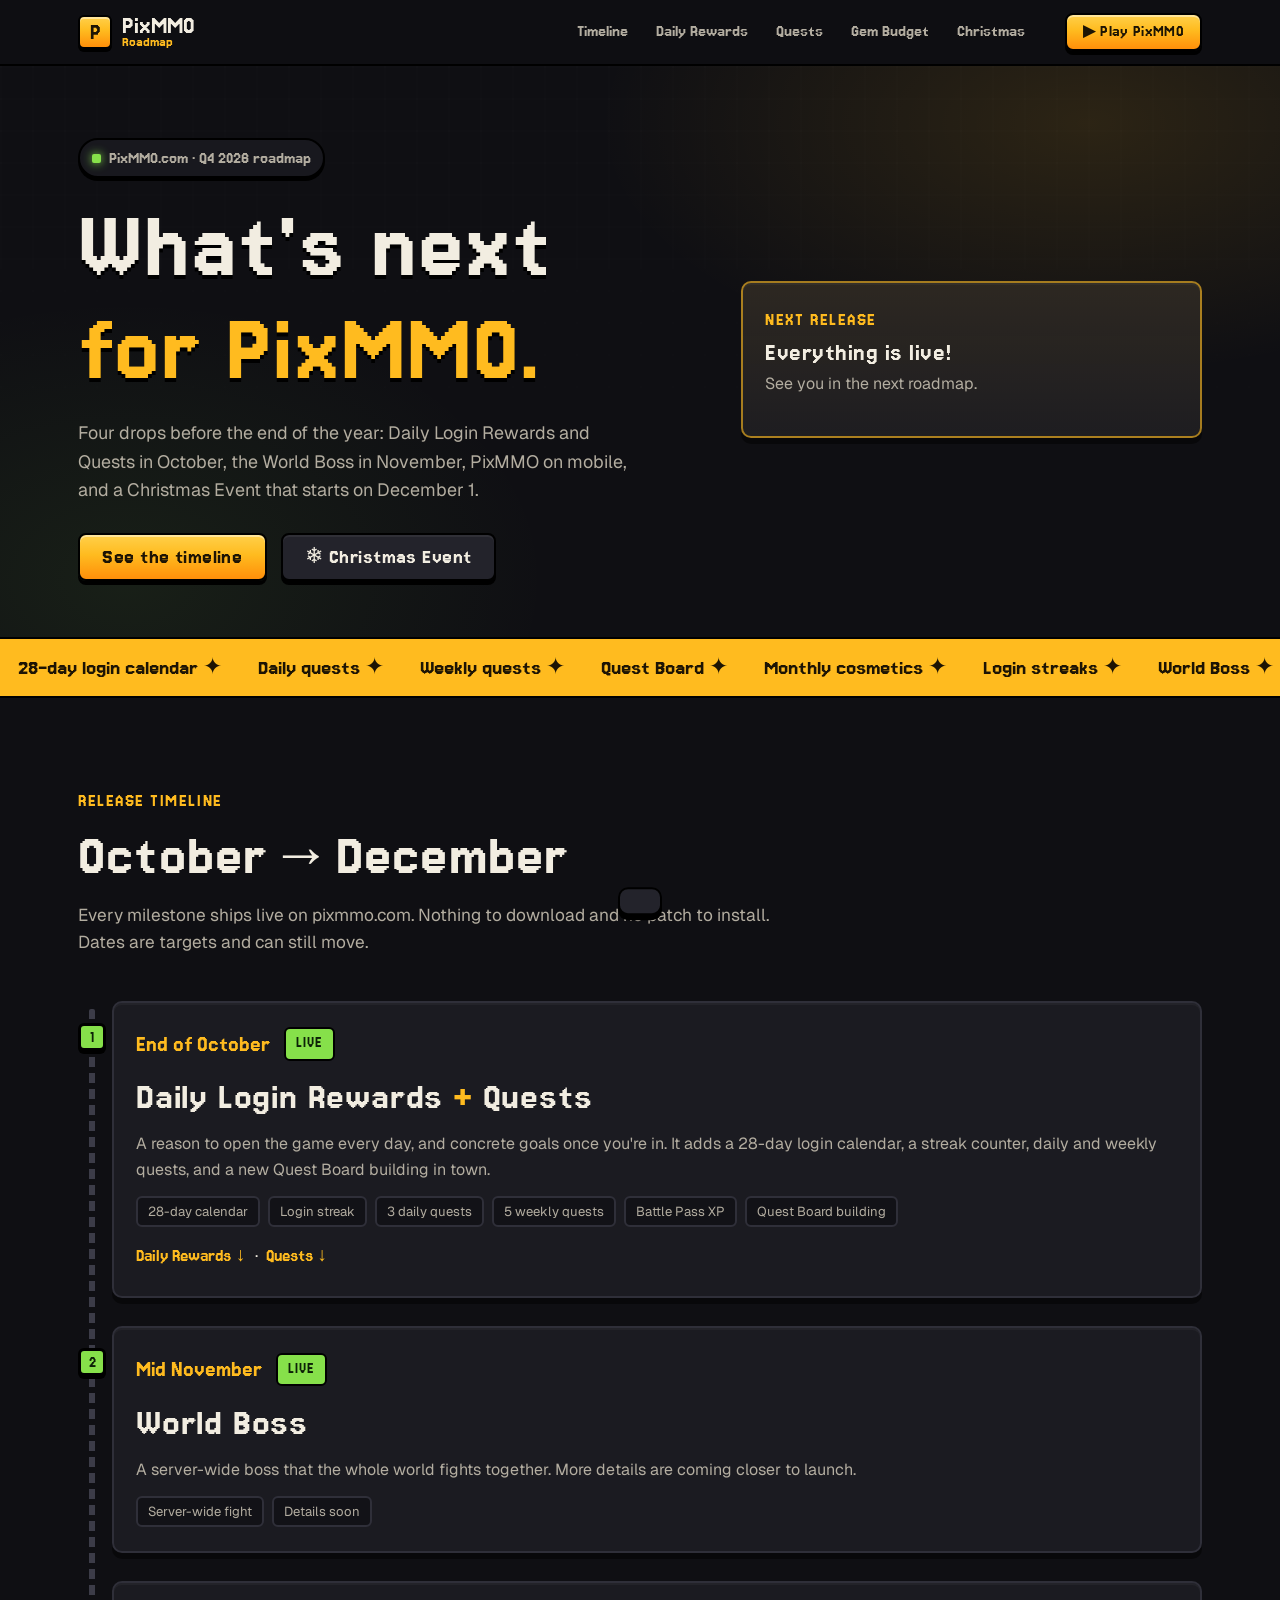
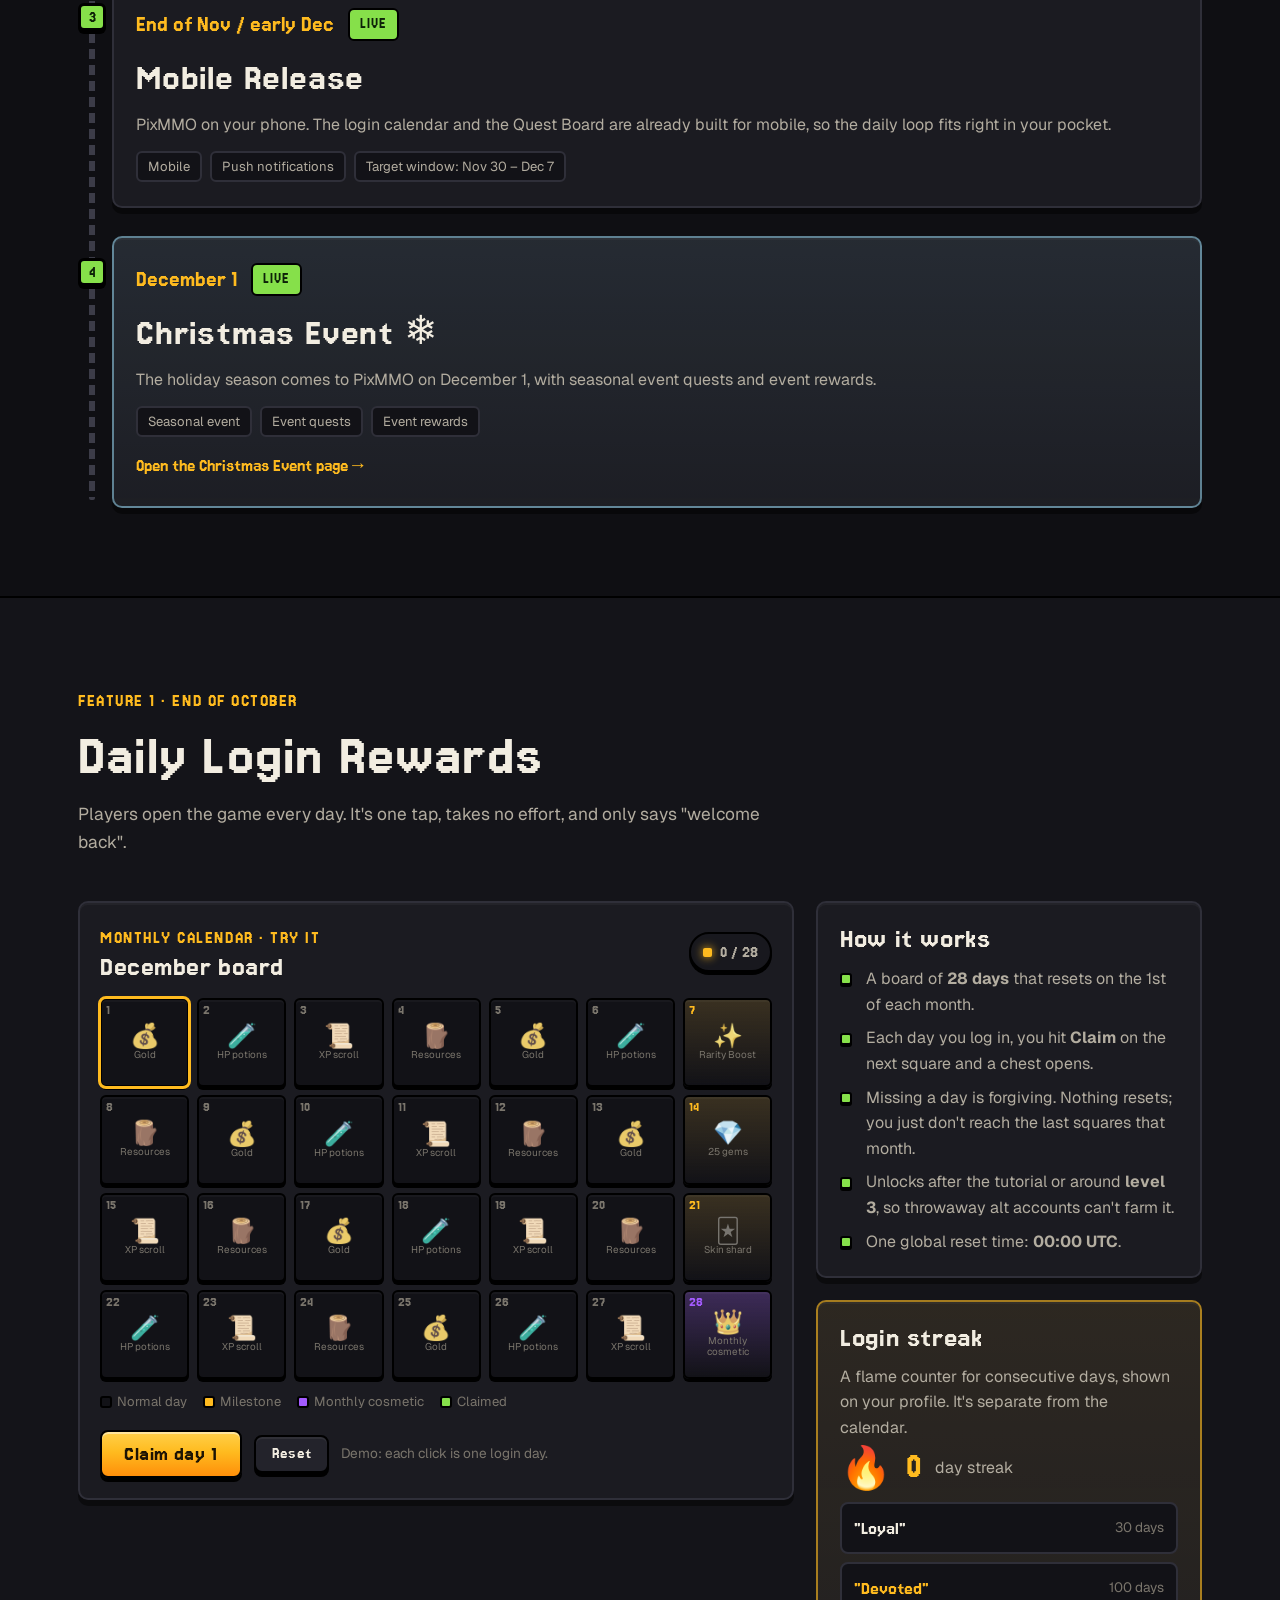
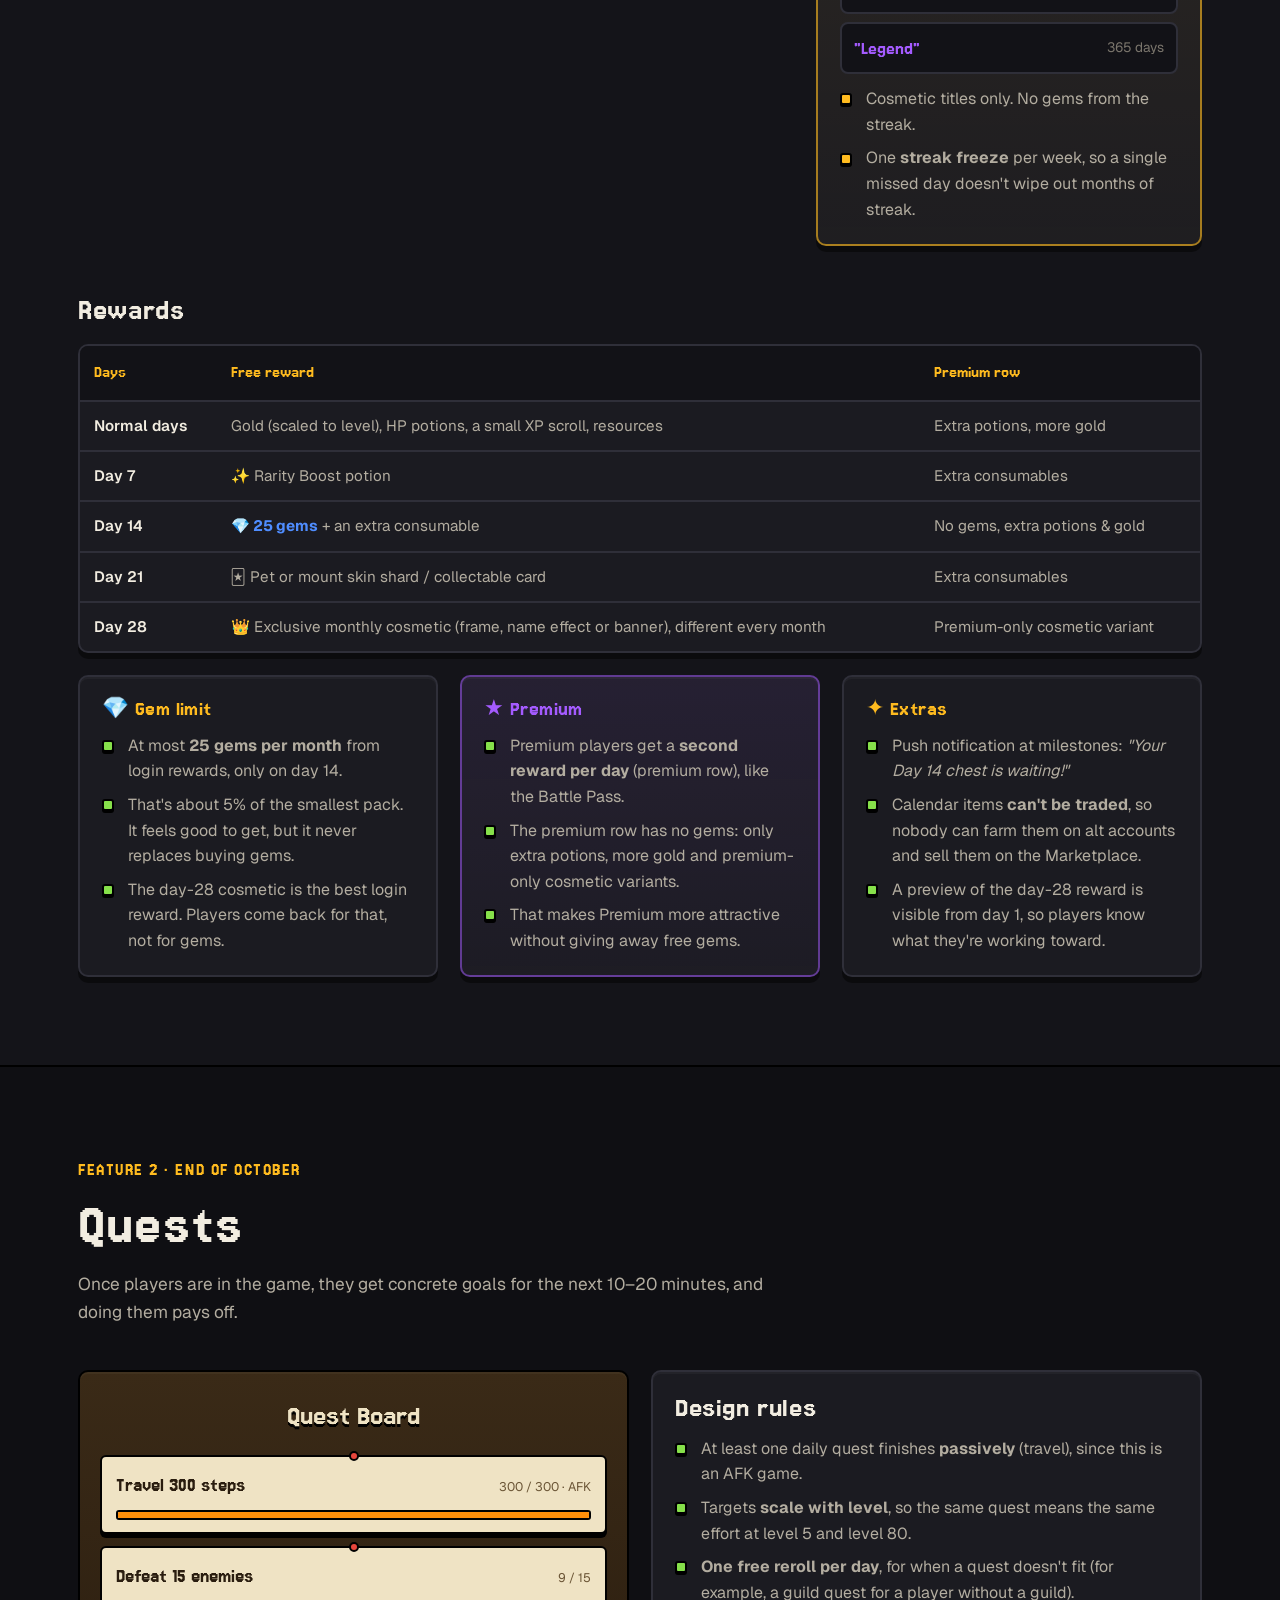
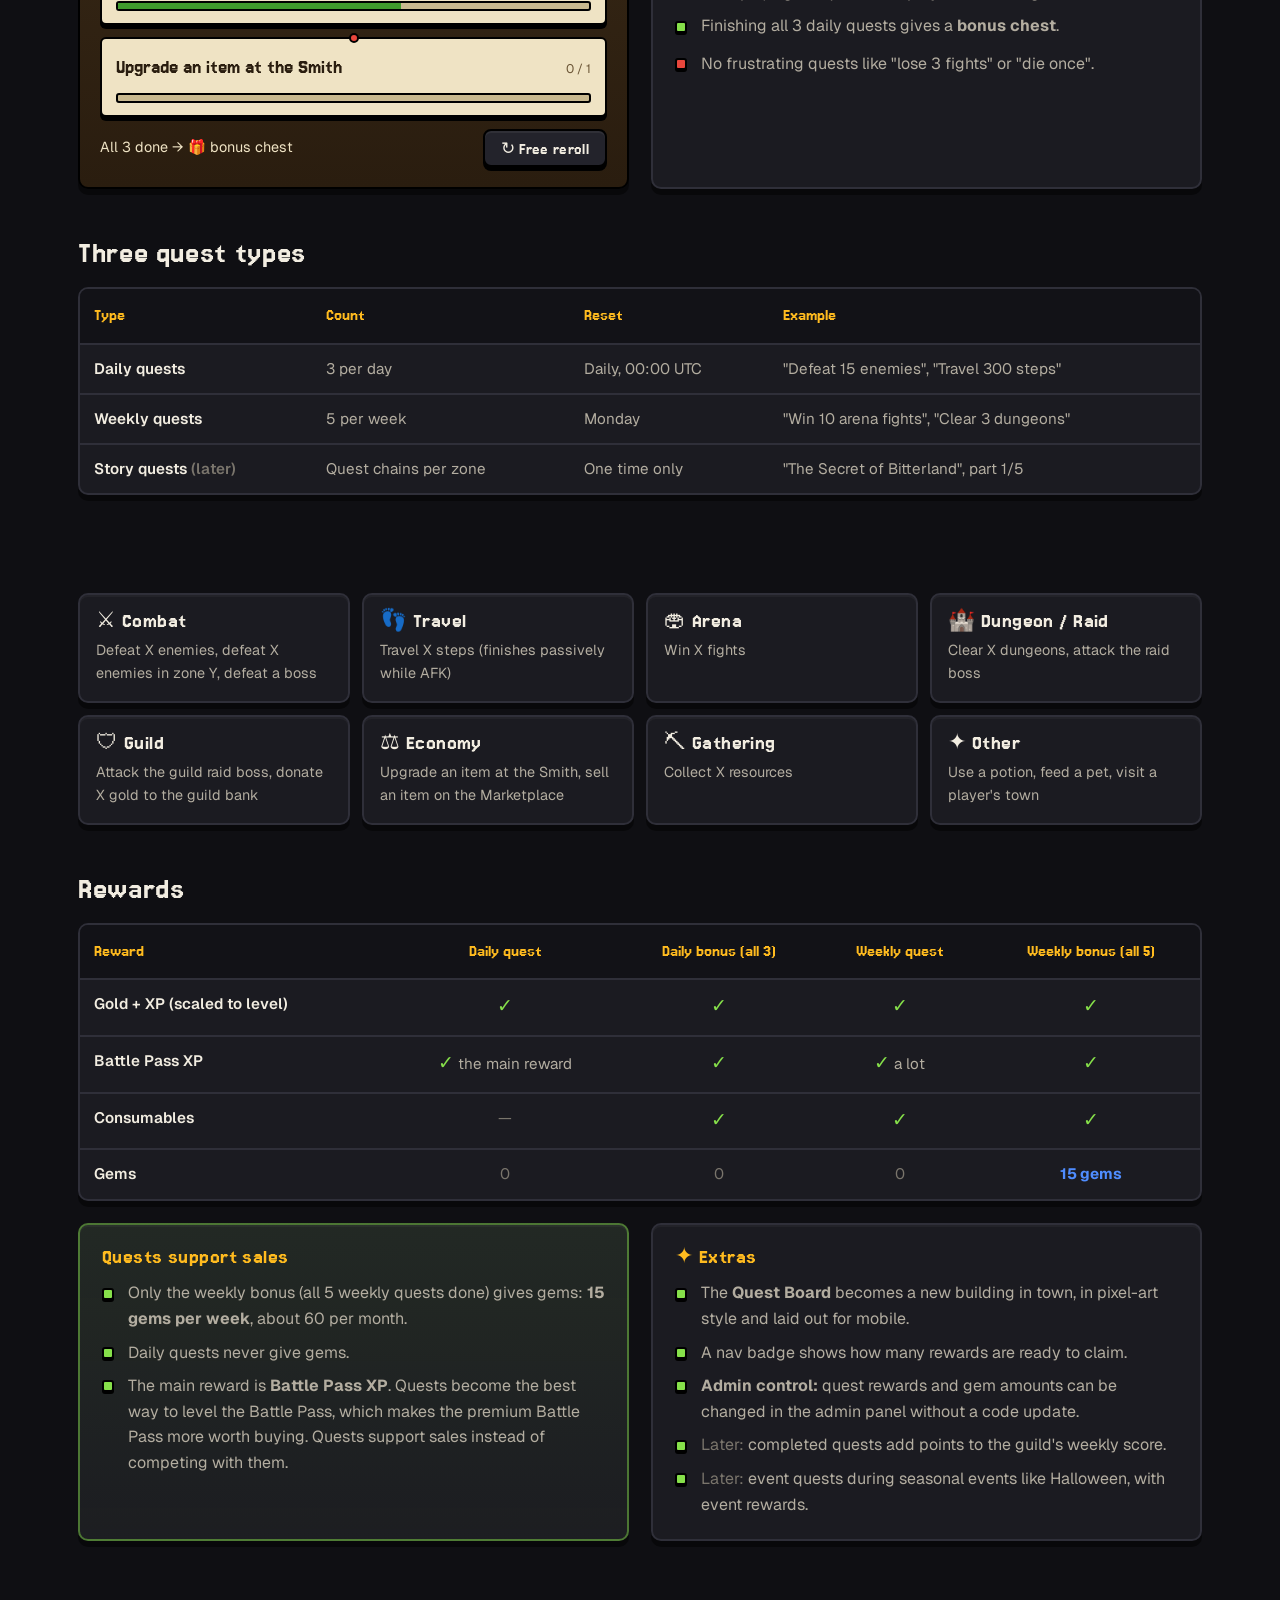
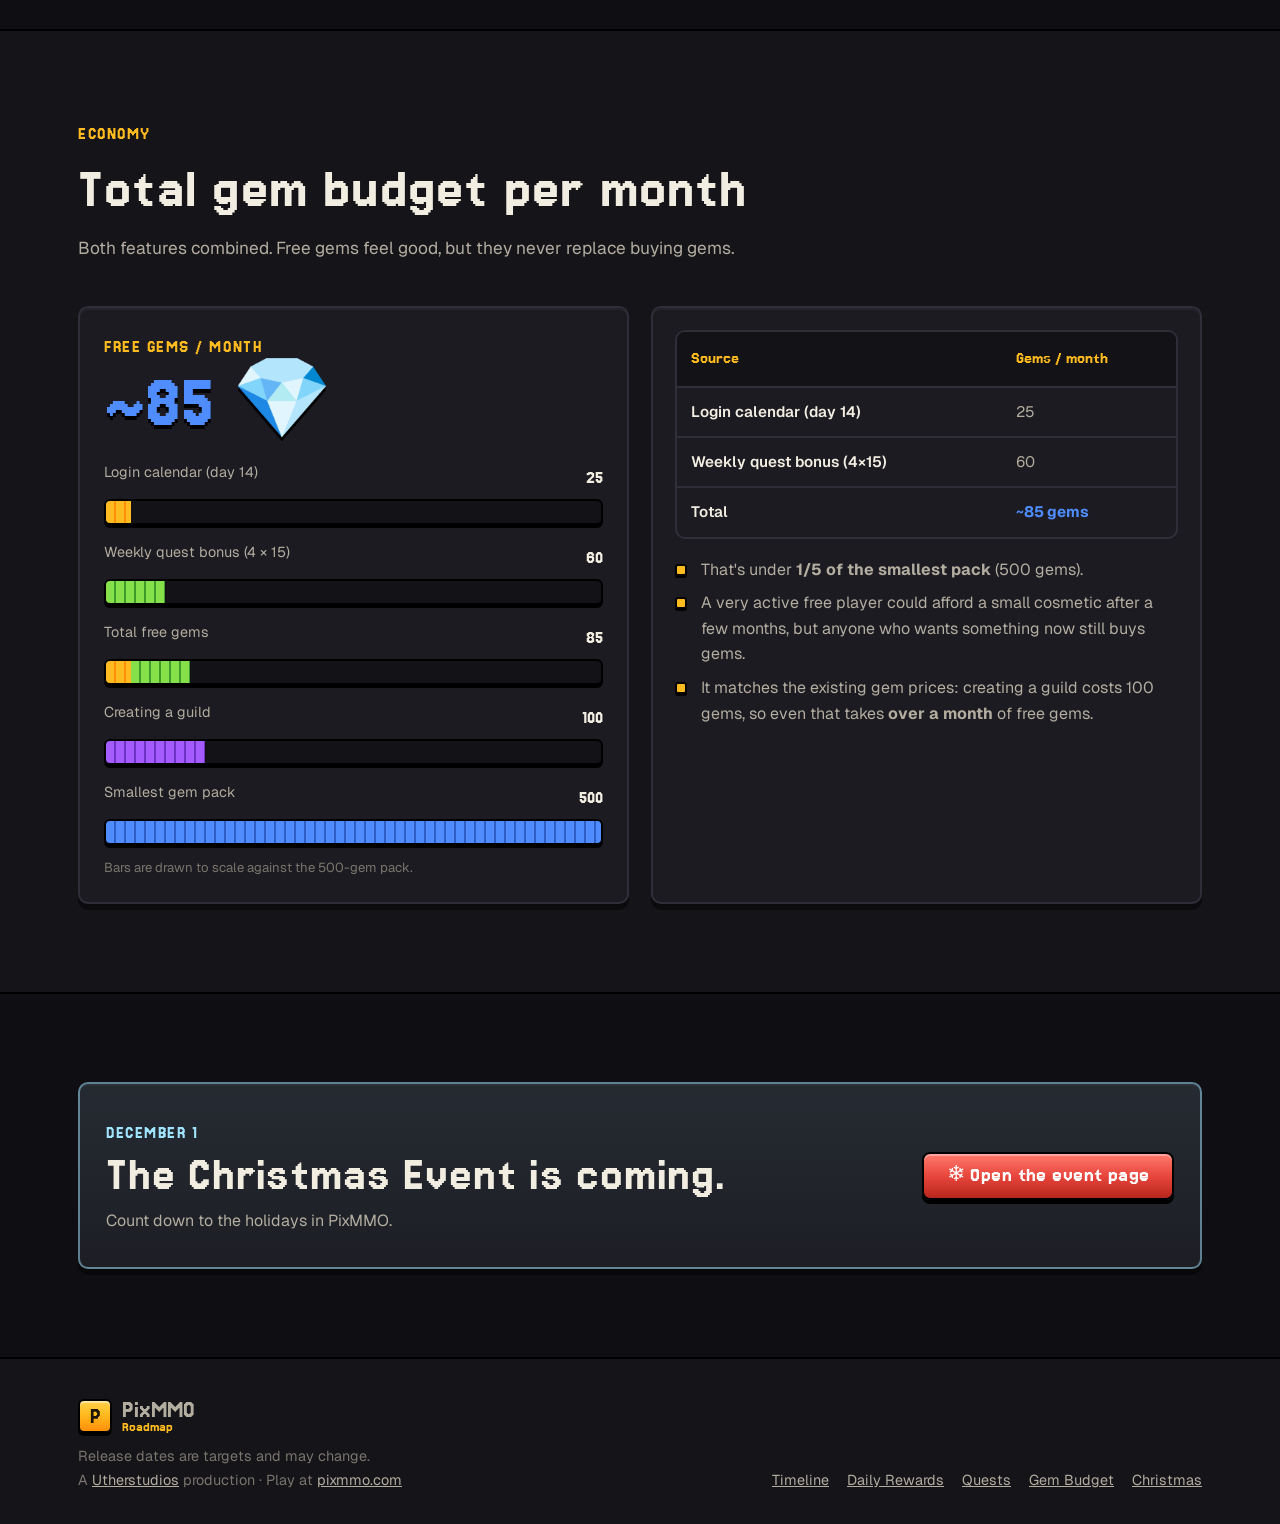
<file: index.html>
<!doctype html>
<html lang="en">
<head>
  <meta charset="utf-8">
  <meta name="viewport" content="width=device-width, initial-scale=1">
  <title>PixMMO Roadmap — Q4 2026</title>
  <meta name="description" content="The PixMMO release timeline for Q4 2026: Daily Login Rewards and Quests, the World Boss, the mobile release and the Christmas Event.">
  <meta property="og:title" content="PixMMO Roadmap — Q4 2026">
  <meta property="og:description" content="Daily Rewards & Quests, World Boss, Mobile and the Christmas Event. Here's what's coming to PixMMO.">
  <meta name="theme-color" content="#0f0f13">
  <link rel="icon" href="data:image/svg+xml,%3Csvg xmlns='http://www.w3.org/2000/svg' viewBox='0 0 16 16'%3E%3Crect width='16' height='16' rx='3' fill='%23ffbb1f'/%3E%3Cpath d='M4 3h6v2h2v4h-2v2H6v3H4z' fill='%231d1404'/%3E%3Cpath d='M6 5h4v4H6z' fill='%23ffbb1f'/%3E%3C/svg%3E">
  <link rel="preconnect" href="https://fonts.googleapis.com">
  <link rel="preconnect" href="https://fonts.gstatic.com" crossorigin>
  <link href="https://fonts.googleapis.com/css2?family=Geist:wght@400;500;600;700&family=Jersey+15&display=swap" rel="stylesheet">
  <link rel="stylesheet" href="assets/style.css">
</head>
<body>

<header class="site-header">
  <div class="wrap">
    <a class="logo" href="./" aria-label="PixMMO Roadmap home">
      <span class="logo-mark">P</span>
      <span class="logo-text">PixMMO<small>Roadmap</small></span>
    </a>
    <nav class="nav" aria-label="Sections">
      <a href="#timeline">Timeline</a>
      <a href="#daily-rewards">Daily Rewards</a>
      <a href="#quests">Quests</a>
      <a href="#gems">Gem Budget</a>
      <a href="christmas.html">Christmas</a>
    </nav>
    <a class="btn btn-gold btn-sm" href="https://pixmmo.com" target="_blank" rel="noopener">▶ Play PixMMO</a>
  </div>
</header>

<main>
  <!-- ============ HERO ============ -->
  <section class="hero">
    <div class="wrap">
      <div class="u-reveal">
        <span class="chip"><span class="dot"></span>PixMMO.com · Q4 2026 roadmap</span>
        <h1>What's next<span class="gold">for PixMMO.</span></h1>
        <p class="lead">Four drops before the end of the year: Daily Login Rewards and Quests in October, the World Boss in November, PixMMO on mobile, and a Christmas Event that starts on December 1.</p>
        <div class="hero-actions">
          <a class="btn btn-gold" href="#timeline">See the timeline</a>
          <a class="btn btn-dark" href="christmas.html">❄ Christmas Event</a>
        </div>
      </div>

      <aside class="panel panel-gold countdown-card u-reveal" style="--reveal-delay:.12s" aria-live="polite">
        <span class="eyebrow">Next release</span>
        <h3 id="next-title">Daily Rewards &amp; Quests</h3>
        <p class="muted" id="next-date">October 31, 2026</p>
        <div class="countdown" id="countdown">
          <div><b data-cd="d">--</b><span>Days</span></div>
          <div><b data-cd="h">--</b><span>Hours</span></div>
          <div><b data-cd="m">--</b><span>Min</span></div>
          <div><b data-cd="s">--</b><span>Sec</span></div>
        </div>
        <ul class="next-list" id="next-list"></ul>
      </aside>
    </div>
  </section>

  <div class="marquee" aria-hidden="true">
    <div class="marquee-track">
      <span>28-day login calendar ✦</span><span>Daily quests ✦</span><span>Weekly quests ✦</span><span>Quest Board ✦</span>
      <span>Monthly cosmetics ✦</span><span>Login streaks ✦</span><span>World Boss ✦</span><span>PixMMO on mobile ✦</span><span>Christmas Event ✦</span>
    </div>
  </div>

  <!-- ============ TIMELINE ============ -->
  <section class="section" id="timeline">
    <div class="wrap">
      <div class="section-head u-reveal">
        <span class="eyebrow">Release timeline</span>
        <h2>October → December</h2>
        <p>Every milestone ships live on pixmmo.com. Nothing to download and no patch to install. Dates are targets and can still move.</p>
      </div>

      <ol class="timeline" id="milestones" style="list-style:none;margin:0">
        <li class="tl-item u-reveal" data-date="2026-10-31T00:00:00Z" data-title="Daily Rewards & Quests" data-label="October 31, 2026">
          <span class="tl-node">1</span>
          <article class="panel tl-card">
            <div class="tl-top"><span class="tl-date">End of October</span><span class="status" data-status></span><span class="dim" data-eta></span></div>
            <h3>Daily Login Rewards <span class="gold">+</span> Quests</h3>
            <p>A reason to open the game every day, and concrete goals once you're in. It adds a 28-day login calendar, a streak counter, daily and weekly quests, and a new Quest Board building in town.</p>
            <div class="tags"><span class="tag">28-day calendar</span><span class="tag">Login streak</span><span class="tag">3 daily quests</span><span class="tag">5 weekly quests</span><span class="tag">Battle Pass XP</span><span class="tag">Quest Board building</span></div>
            <div><a class="tl-link" href="#daily-rewards">Daily Rewards ↓</a> &nbsp;·&nbsp; <a class="tl-link" href="#quests">Quests ↓</a></div>
          </article>
        </li>

        <li class="tl-item u-reveal" data-date="2026-11-15T00:00:00Z" data-title="World Boss" data-label="Mid November 2026">
          <span class="tl-node">2</span>
          <article class="panel tl-card">
            <div class="tl-top"><span class="tl-date">Mid November</span><span class="status" data-status></span><span class="dim" data-eta></span></div>
            <h3>World Boss</h3>
            <p>A server-wide boss that the whole world fights together. More details are coming closer to launch.</p>
            <div class="tags"><span class="tag">Server-wide fight</span><span class="tag">Details soon</span></div>
          </article>
        </li>

        <li class="tl-item u-reveal" data-date="2026-11-30T00:00:00Z" data-title="Mobile Release" data-label="End of Nov / early Dec 2026">
          <span class="tl-node">3</span>
          <article class="panel tl-card">
            <div class="tl-top"><span class="tl-date">End of Nov / early Dec</span><span class="status" data-status></span><span class="dim" data-eta></span></div>
            <h3>Mobile Release</h3>
            <p>PixMMO on your phone. The login calendar and the Quest Board are already built for mobile, so the daily loop fits right in your pocket.</p>
            <div class="tags"><span class="tag">Mobile</span><span class="tag">Push notifications</span><span class="tag">Target window: Nov 30 – Dec 7</span></div>
          </article>
        </li>

        <li class="tl-item u-reveal" data-date="2026-12-01T00:00:00Z" data-title="Christmas Event" data-label="December 1, 2026">
          <span class="tl-node">4</span>
          <article class="panel panel-frost tl-card">
            <div class="tl-top"><span class="tl-date">December 1</span><span class="status" data-status></span><span class="dim" data-eta></span></div>
            <h3>Christmas Event ❄</h3>
            <p>The holiday season comes to PixMMO on December 1, with seasonal event quests and event rewards.</p>
            <div class="tags"><span class="tag">Seasonal event</span><span class="tag">Event quests</span><span class="tag">Event rewards</span></div>
            <div><a class="tl-link" href="christmas.html">Open the Christmas Event page →</a></div>
          </article>
        </li>
      </ol>
    </div>
  </section>

  <!-- ============ DAILY REWARDS ============ -->
  <section class="section section-alt" id="daily-rewards">
    <div class="wrap">
      <div class="section-head u-reveal">
        <span class="eyebrow">Feature 1 · End of October</span>
        <h2>Daily Login Rewards</h2>
        <p>Players open the game every day. It's one tap, takes no effort, and only says "welcome back".</p>
      </div>

      <div class="calendar-wrap">
        <div class="panel calendar u-reveal">
          <div class="cal-head">
            <div>
              <span class="eyebrow">Monthly calendar · try it</span>
              <h3 id="cal-month">December board</h3>
            </div>
            <span class="chip"><span class="dot gold"></span><span id="cal-count">0 / 28</span></span>
          </div>
          <div class="cal-grid" id="cal-grid" aria-label="28-day login calendar"></div>
          <div class="legend">
            <span><i style="background:#121217"></i>Normal day</span>
            <span><i style="background:#ffbb1f"></i>Milestone</span>
            <span><i style="background:#a45bff"></i>Monthly cosmetic</span>
            <span><i style="background:#86e04a"></i>Claimed</span>
          </div>
          <div class="cal-foot">
            <button class="btn btn-gold" id="claim-btn" type="button">Claim day 1</button>
            <button class="btn btn-dark btn-sm" id="reset-btn" type="button">Reset</button>
            <span class="hint">Demo: each click is one login day.</span>
          </div>
        </div>

        <div class="feature-grid">
          <div class="panel card u-reveal" style="--reveal-delay:.08s">
            <h3>How it works</h3>
            <ul class="ticks">
              <li>A board of <b>28 days</b> that resets on the 1st of each month.</li>
              <li>Each day you log in, you hit <b>Claim</b> on the next square and a chest opens.</li>
              <li>Missing a day is forgiving. Nothing resets; you just don't reach the last squares that month.</li>
              <li>Unlocks after the tutorial or around <b>level 3</b>, so throwaway alt accounts can't farm it.</li>
              <li>One global reset time: <b>00:00 UTC</b>.</li>
            </ul>
          </div>
          <div class="panel panel-gold card u-reveal" style="--reveal-delay:.14s">
            <h3>Login streak</h3>
            <p>A flame counter for consecutive days, shown on your profile. It's separate from the calendar.</p>
            <div class="streak"><span class="flame">🔥</span><b id="streak-n">0</b><span class="muted">day streak</span></div>
            <div class="titles">
              <div><span>"Loyal"</span><span>30 days</span></div>
              <div><span class="gold">"Devoted"</span><span>100 days</span></div>
              <div><span style="color:var(--epic)">"Legend"</span><span>365 days</span></div>
            </div>
            <ul class="ticks gold">
              <li>Cosmetic titles only. No gems from the streak.</li>
              <li>One <b>streak freeze</b> per week, so a single missed day doesn't wipe out months of streak.</li>
            </ul>
          </div>
        </div>
      </div>

      <h3 class="subhead u-reveal">Rewards</h3>
      <div class="table-wrap u-reveal">
        <table>
          <thead><tr><th>Days</th><th>Free reward</th><th>Premium row</th></tr></thead>
          <tbody>
            <tr><td>Normal days</td><td>Gold (scaled to level), HP potions, a small XP scroll, resources</td><td>Extra potions, more gold</td></tr>
            <tr><td>Day 7</td><td>✨ Rarity Boost potion</td><td>Extra consumables</td></tr>
            <tr><td>Day 14</td><td><span class="gem">💎 25 gems</span> + an extra consumable</td><td>No gems, extra potions &amp; gold</td></tr>
            <tr><td>Day 21</td><td>🃏 Pet or mount skin shard / collectable card</td><td>Extra consumables</td></tr>
            <tr><td>Day 28</td><td>👑 Exclusive monthly cosmetic (frame, name effect or banner), different every month</td><td>Premium-only cosmetic variant</td></tr>
          </tbody>
        </table>
      </div>

      <div class="feature-grid three" style="margin-top:22px">
        <div class="panel card u-reveal">
          <h4>💎 Gem limit</h4>
          <ul class="ticks">
            <li>At most <b>25 gems per month</b> from login rewards, only on day 14.</li>
            <li>That's about 5% of the smallest pack. It feels good to get, but it never replaces buying gems.</li>
            <li>The day-28 cosmetic is the best login reward. Players come back for that, not for gems.</li>
          </ul>
        </div>
        <div class="panel panel-epic card u-reveal" style="--reveal-delay:.06s">
          <h4 style="color:var(--epic)">★ Premium</h4>
          <ul class="ticks">
            <li>Premium players get a <b>second reward per day</b> (premium row), like the Battle Pass.</li>
            <li>The premium row has no gems: only extra potions, more gold and premium-only cosmetic variants.</li>
            <li>That makes Premium more attractive without giving away free gems.</li>
          </ul>
        </div>
        <div class="panel card u-reveal" style="--reveal-delay:.12s">
          <h4>✦ Extras</h4>
          <ul class="ticks">
            <li>Push notification at milestones: <i>"Your Day 14 chest is waiting!"</i></li>
            <li>Calendar items <b>can't be traded</b>, so nobody can farm them on alt accounts and sell them on the Marketplace.</li>
            <li>A preview of the day-28 reward is visible from day 1, so players know what they're working toward.</li>
          </ul>
        </div>
      </div>
    </div>
  </section>

  <!-- ============ QUESTS ============ -->
  <section class="section" id="quests">
    <div class="wrap">
      <div class="section-head u-reveal">
        <span class="eyebrow">Feature 2 · End of October</span>
        <h2>Quests</h2>
        <p>Once players are in the game, they get concrete goals for the next 10–20 minutes, and doing them pays off.</p>
      </div>

      <div class="feature-grid two">
        <div class="panel quest-board u-reveal" aria-label="Quest Board preview">
          <div class="board-title">Quest Board</div>
          <div class="quest done"><div class="q-top"><b>Travel 300 steps</b><small>300 / 300 · AFK</small></div><div class="bar"><i style="width:100%"></i></div></div>
          <div class="quest"><div class="q-top"><b>Defeat 15 enemies</b><small>9 / 15</small></div><div class="bar"><i style="width:60%"></i></div></div>
          <div class="quest"><div class="q-top"><b>Upgrade an item at the Smith</b><small>0 / 1</small></div><div class="bar"><i style="width:0"></i></div></div>
          <div class="board-bonus"><span>All 3 done → 🎁 bonus chest</span><button class="btn btn-dark btn-sm" type="button" id="reroll-btn">↻ Free reroll</button></div>
        </div>

        <div class="panel card u-reveal" style="--reveal-delay:.08s">
          <h3>Design rules</h3>
          <ul class="ticks">
            <li>At least one daily quest finishes <b>passively</b> (travel), since this is an AFK game.</li>
            <li>Targets <b>scale with level</b>, so the same quest means the same effort at level 5 and level 80.</li>
            <li><b>One free reroll per day</b>, for when a quest doesn't fit (for example, a guild quest for a player without a guild).</li>
            <li>Finishing all 3 daily quests gives a <b>bonus chest</b>.</li>
          </ul>
          <ul class="ticks no">
            <li>No frustrating quests like "lose 3 fights" or "die once".</li>
          </ul>
        </div>
      </div>

      <h3 class="subhead u-reveal">Three quest types</h3>
      <div class="table-wrap u-reveal">
        <table>
          <thead><tr><th>Type</th><th>Count</th><th>Reset</th><th>Example</th></tr></thead>
          <tbody>
            <tr><td>Daily quests</td><td>3 per day</td><td>Daily, 00:00 UTC</td><td>"Defeat 15 enemies", "Travel 300 steps"</td></tr>
            <tr><td>Weekly quests</td><td>5 per week</td><td>Monday</td><td>"Win 10 arena fights", "Clear 3 dungeons"</td></tr>
            <tr><td>Story quests <span class="dim">(later)</span></td><td>Quest chains per zone</td><td>One time only</td><td>"The Secret of Bitterland", part 1/5</td></tr>
          </tbody>
        </table>
      </div>

      <h3 class="subhead u-reveal">Objective types <span class="dim" style="font-size:1.2rem">built on existing systems</span></h3>
      <div class="objectives">
        <div class="panel obj u-reveal"><h4>⚔ Combat</h4><p>Defeat X enemies, defeat X enemies in zone Y, defeat a boss</p></div>
        <div class="panel obj u-reveal"><h4>👣 Travel</h4><p>Travel X steps (finishes passively while AFK)</p></div>
        <div class="panel obj u-reveal"><h4>🏟 Arena</h4><p>Win X fights</p></div>
        <div class="panel obj u-reveal"><h4>🏰 Dungeon / Raid</h4><p>Clear X dungeons, attack the raid boss</p></div>
        <div class="panel obj u-reveal"><h4>🛡 Guild</h4><p>Attack the guild raid boss, donate X gold to the guild bank</p></div>
        <div class="panel obj u-reveal"><h4>⚖ Economy</h4><p>Upgrade an item at the Smith, sell an item on the Marketplace</p></div>
        <div class="panel obj u-reveal"><h4>⛏ Gathering</h4><p>Collect X resources</p></div>
        <div class="panel obj u-reveal"><h4>✦ Other</h4><p>Use a potion, feed a pet, visit a player's town</p></div>
      </div>

      <h3 class="subhead u-reveal">Rewards</h3>
      <div class="table-wrap u-reveal">
        <table>
          <thead><tr><th>Reward</th><th class="c">Daily quest</th><th class="c">Daily bonus (all 3)</th><th class="c">Weekly quest</th><th class="c">Weekly bonus (all 5)</th></tr></thead>
          <tbody>
            <tr><td>Gold + XP (scaled to level)</td><td class="c yes">✓</td><td class="c yes">✓</td><td class="c yes">✓</td><td class="c yes">✓</td></tr>
            <tr><td>Battle Pass XP</td><td class="c"><span class="yes">✓</span> the main reward</td><td class="c yes">✓</td><td class="c"><span class="yes">✓</span> a lot</td><td class="c yes">✓</td></tr>
            <tr><td>Consumables</td><td class="c nope">—</td><td class="c yes">✓</td><td class="c yes">✓</td><td class="c yes">✓</td></tr>
            <tr><td>Gems</td><td class="c nope">0</td><td class="c nope">0</td><td class="c nope">0</td><td class="c gem">15 gems</td></tr>
          </tbody>
        </table>
      </div>

      <div class="feature-grid two" style="margin-top:22px">
        <div class="panel panel-vine card u-reveal">
          <h4 class="vine">Quests support sales</h4>
          <ul class="ticks">
            <li>Only the weekly bonus (all 5 weekly quests done) gives gems: <b>15 gems per week</b>, about 60 per month.</li>
            <li>Daily quests never give gems.</li>
            <li>The main reward is <b>Battle Pass XP</b>. Quests become the best way to level the Battle Pass, which makes the premium Battle Pass more worth buying. Quests support sales instead of competing with them.</li>
          </ul>
        </div>
        <div class="panel card u-reveal" style="--reveal-delay:.08s">
          <h4>✦ Extras</h4>
          <ul class="ticks">
            <li>The <b>Quest Board</b> becomes a new building in town, in pixel-art style and laid out for mobile.</li>
            <li>A nav badge shows how many rewards are ready to claim.</li>
            <li><b>Admin control:</b> quest rewards and gem amounts can be changed in the admin panel without a code update.</li>
            <li><span class="dim">Later:</span> completed quests add points to the guild's weekly score.</li>
            <li><span class="dim">Later:</span> event quests during seasonal events like Halloween, with event rewards.</li>
          </ul>
        </div>
      </div>
    </div>
  </section>

  <!-- ============ GEM BUDGET ============ -->
  <section class="section section-alt" id="gems">
    <div class="wrap">
      <div class="section-head u-reveal">
        <span class="eyebrow">Economy</span>
        <h2>Total gem budget per month</h2>
        <p>Both features combined. Free gems feel good, but they never replace buying gems.</p>
      </div>

      <div class="feature-grid two">
        <div class="panel budget u-reveal">
          <span class="eyebrow">Free gems / month</span>
          <div class="big-stat">~85 💎</div>
          <div class="bars">
            <div class="bar-row">
              <div class="lbl"><span>Login calendar (day 14)</span><b>25</b></div>
              <div class="bar-track"><i class="seg-login" style="width:5%"></i></div>
            </div>
            <div class="bar-row">
              <div class="lbl"><span>Weekly quest bonus (4 × 15)</span><b>60</b></div>
              <div class="bar-track"><i class="seg-quest" style="width:12%"></i></div>
            </div>
            <div class="bar-row">
              <div class="lbl"><span>Total free gems</span><b>85</b></div>
              <div class="bar-track"><i class="seg-login" style="width:5%"></i><i class="seg-quest" style="width:12%"></i></div>
            </div>
            <div class="bar-row">
              <div class="lbl"><span>Creating a guild</span><b>100</b></div>
              <div class="bar-track"><i class="seg-guild" style="width:20%"></i></div>
            </div>
            <div class="bar-row">
              <div class="lbl"><span>Smallest gem pack</span><b>500</b></div>
              <div class="bar-track"><i class="seg-pack" style="width:100%"></i></div>
            </div>
          </div>
          <p class="dim" style="font-size:.82rem;margin-top:12px">Bars are drawn to scale against the 500-gem pack.</p>
        </div>

        <div class="panel card u-reveal" style="--reveal-delay:.08s">
          <div class="table-wrap" style="box-shadow:none">
            <table>
              <thead><tr><th>Source</th><th>Gems / month</th></tr></thead>
              <tbody>
                <tr><td>Login calendar (day 14)</td><td>25</td></tr>
                <tr><td>Weekly quest bonus (4×15)</td><td>60</td></tr>
                <tr><td>Total</td><td class="gem">~85 gems</td></tr>
              </tbody>
            </table>
          </div>
          <ul class="ticks gold" style="margin-top:18px">
            <li>That's under <b>1/5 of the smallest pack</b> (500 gems).</li>
            <li>A very active free player could afford a small cosmetic after a few months, but anyone who wants something now still buys gems.</li>
            <li>It matches the existing gem prices: creating a guild costs 100 gems, so even that takes <b>over a month</b> of free gems.</li>
          </ul>
        </div>
      </div>
    </div>
  </section>

  <!-- ============ CTA ============ -->
  <section class="section">
    <div class="wrap">
      <div class="panel panel-frost cta u-reveal">
        <div>
          <span class="eyebrow" style="color:var(--frost)">December 1</span>
          <h2>The Christmas Event is coming.</h2>
          <p class="muted" style="margin-top:8px">Count down to the holidays in PixMMO.</p>
        </div>
        <a class="btn btn-holly" href="christmas.html">❄ Open the event page</a>
      </div>
    </div>
  </section>
</main>

<footer class="site-footer">
  <div class="wrap">
    <div>
      <a class="logo" href="./"><span class="logo-mark">P</span><span class="logo-text">PixMMO<small>Roadmap</small></span></a>
      <p style="margin-top:12px">Release dates are targets and may change.<br>A <a href="https://utherstudios.com" target="_blank" rel="noopener">Utherstudios</a> production · Play at <a href="https://pixmmo.com" target="_blank" rel="noopener">pixmmo.com</a></p>
    </div>
    <div class="foot-links">
      <a href="#timeline">Timeline</a><a href="#daily-rewards">Daily Rewards</a><a href="#quests">Quests</a><a href="#gems">Gem Budget</a><a href="christmas.html">Christmas</a>
    </div>
  </div>
</footer>

<div class="toast" id="toast" role="status"></div>
<script src="assets/main.js"></script>
</body>
</html>
</file>
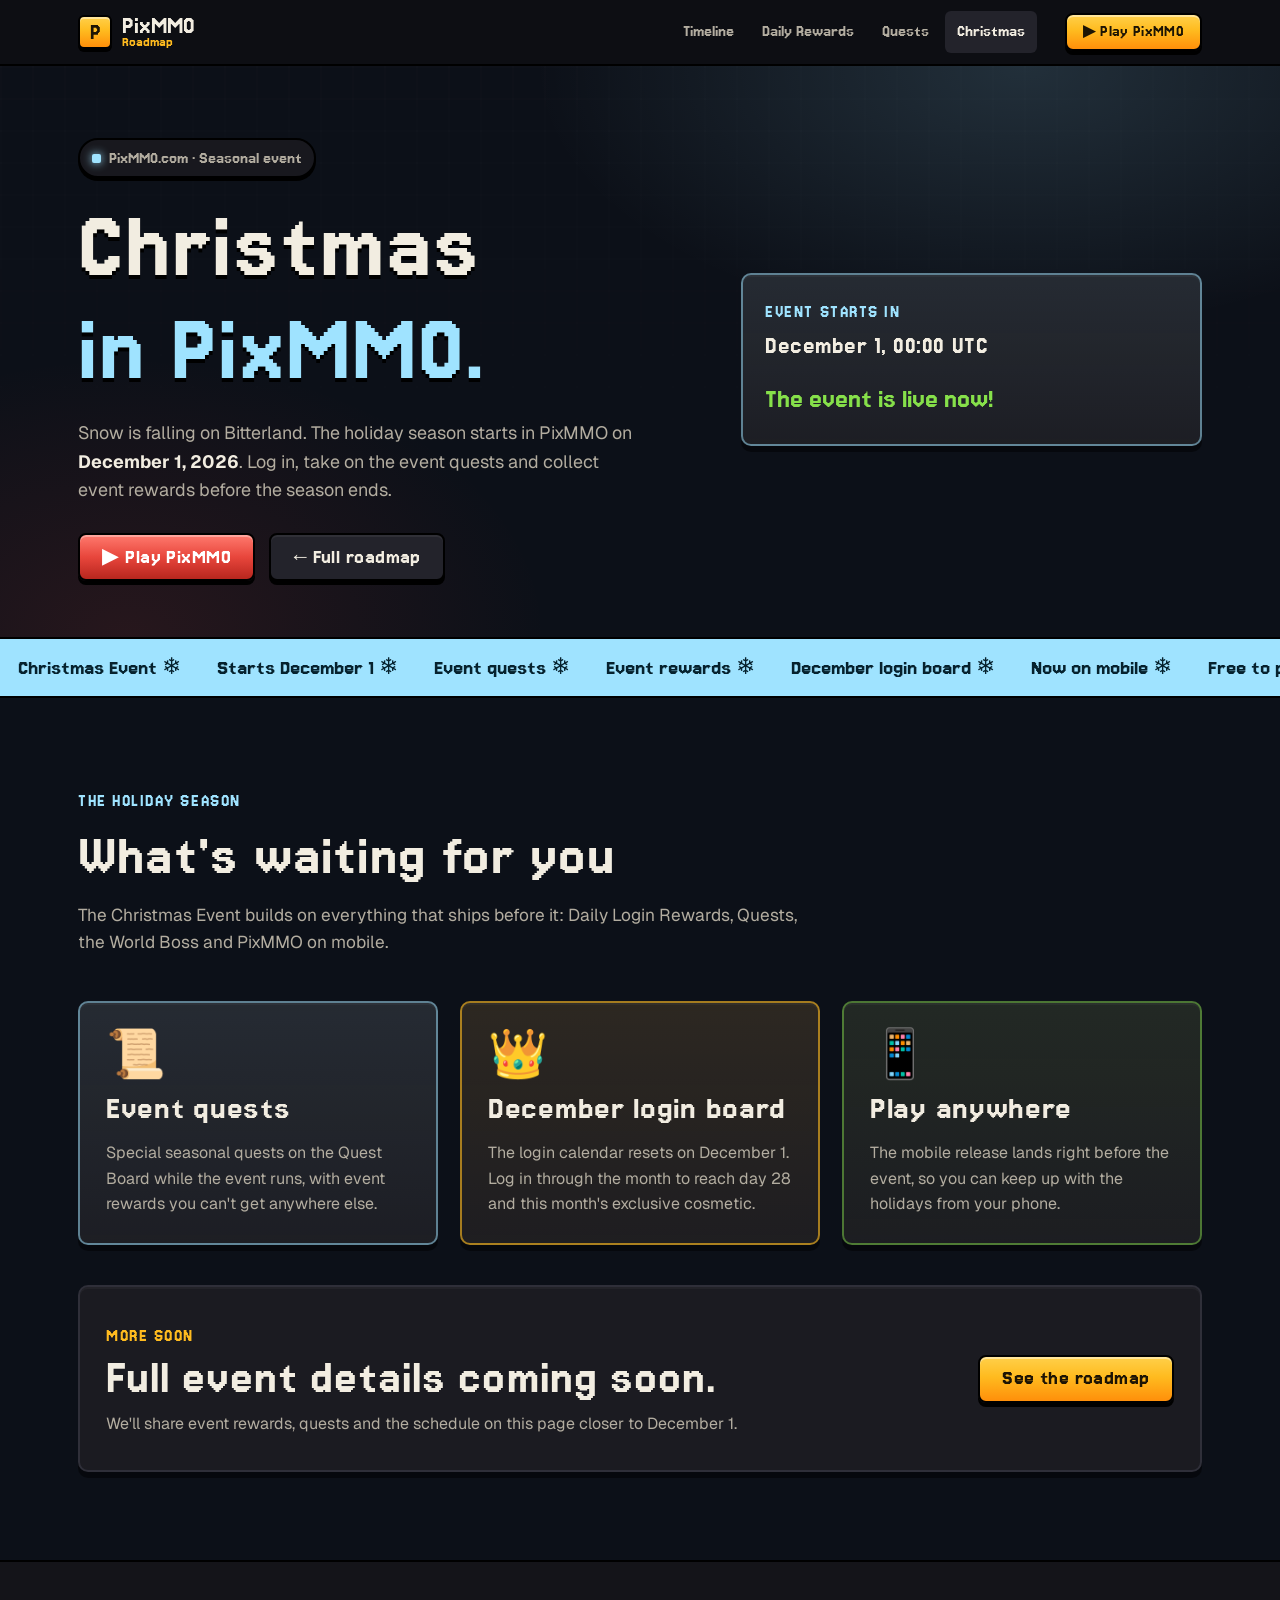
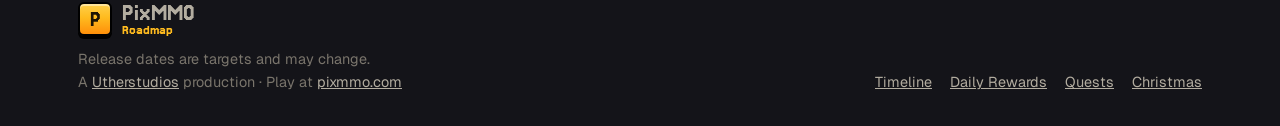
<file: christmas.html>
<!doctype html>
<html lang="en">
<head>
  <meta charset="utf-8">
  <meta name="viewport" content="width=device-width, initial-scale=1">
  <title>PixMMO Christmas Event — December 1</title>
  <meta name="description" content="The PixMMO Christmas Event starts on December 1, 2026. Count down to the holidays in PixMMO.">
  <meta property="og:title" content="PixMMO Christmas Event — December 1">
  <meta property="og:description" content="The holidays come to PixMMO on December 1, 2026.">
  <meta name="theme-color" content="#0c1018">
  <link rel="icon" href="data:image/svg+xml,%3Csvg xmlns='http://www.w3.org/2000/svg' viewBox='0 0 16 16'%3E%3Crect width='16' height='16' rx='3' fill='%239fe3ff'/%3E%3Cpath d='M7 2h2v12H7zM2 7h12v2H2zM4 4h2v2H4zM10 4h2v2h-2zM4 10h2v2H4zM10 10h2v2h-2z' fill='%2306222e'/%3E%3C/svg%3E">
  <link rel="preconnect" href="https://fonts.googleapis.com">
  <link rel="preconnect" href="https://fonts.gstatic.com" crossorigin>
  <link href="https://fonts.googleapis.com/css2?family=Geist:wght@400;500;600;700&family=Jersey+15&display=swap" rel="stylesheet">
  <link rel="stylesheet" href="assets/style.css">
</head>
<body class="xmas">
<div class="snow" aria-hidden="true"></div>

<header class="site-header">
  <div class="wrap">
    <a class="logo" href="./" aria-label="PixMMO Roadmap home">
      <span class="logo-mark">P</span>
      <span class="logo-text">PixMMO<small>Roadmap</small></span>
    </a>
    <nav class="nav" aria-label="Sections">
      <a href="./#timeline">Timeline</a>
      <a href="./#daily-rewards">Daily Rewards</a>
      <a href="./#quests">Quests</a>
      <a href="christmas.html" aria-current="page">Christmas</a>
    </nav>
    <a class="btn btn-gold btn-sm" href="https://pixmmo.com" target="_blank" rel="noopener">▶ Play PixMMO</a>
  </div>
</header>

<main>
  <section class="hero">
    <div class="wrap">
      <div class="u-reveal">
        <span class="chip"><span class="dot" style="background:var(--frost);box-shadow:0 0 10px var(--frost)"></span>PixMMO.com · Seasonal event</span>
        <h1>Christmas<span style="display:block;color:var(--frost)">in PixMMO.</span></h1>
        <p class="lead">Snow is falling on Bitterland. The holiday season starts in PixMMO on <b style="color:var(--ink)">December 1, 2026</b>. Log in, take on the event quests and collect event rewards before the season ends.</p>
        <div class="hero-actions">
          <a class="btn btn-holly" href="https://pixmmo.com" target="_blank" rel="noopener">▶ Play PixMMO</a>
          <a class="btn btn-dark" href="./#timeline">← Full roadmap</a>
        </div>
      </div>

      <aside class="panel panel-frost countdown-card u-reveal" style="--reveal-delay:.12s" aria-live="polite">
        <span class="eyebrow" style="color:var(--frost)">Event starts in</span>
        <h3>December 1, 00:00 UTC</h3>
        <div class="countdown" id="xmas-countdown" data-target="2026-12-01T00:00:00Z">
          <div><b data-cd="d">--</b><span>Days</span></div>
          <div><b data-cd="h">--</b><span>Hours</span></div>
          <div><b data-cd="m">--</b><span>Min</span></div>
          <div><b data-cd="s">--</b><span>Sec</span></div>
        </div>
        <p id="xmas-live" hidden style="margin-top:16px;font-family:var(--font-display);font-size:1.8rem;color:var(--vine)">The event is live now!</p>
      </aside>
    </div>
  </section>

  <div class="marquee frost" aria-hidden="true">
    <div class="marquee-track">
      <span>Christmas Event ❄</span><span>Starts December 1 ❄</span><span>Event quests ❄</span><span>Event rewards ❄</span>
      <span>December login board ❄</span><span>Now on mobile ❄</span><span>Free to play ❄</span><span>No download ❄</span>
    </div>
  </div>

  <section class="section">
    <div class="wrap">
      <div class="section-head u-reveal">
        <span class="eyebrow" style="color:var(--frost)">The holiday season</span>
        <h2>What's waiting for you</h2>
        <p>The Christmas Event builds on everything that ships before it: Daily Login Rewards, Quests, the World Boss and PixMMO on mobile.</p>
      </div>

      <div class="feature-grid three">
        <div class="panel panel-frost milestone-card u-reveal">
          <span class="big-ico">📜</span>
          <h3>Event quests</h3>
          <p class="muted">Special seasonal quests on the Quest Board while the event runs, with event rewards you can't get anywhere else.</p>
        </div>
        <div class="panel panel-gold milestone-card u-reveal" style="--reveal-delay:.06s">
          <span class="big-ico">👑</span>
          <h3>December login board</h3>
          <p class="muted">The login calendar resets on December 1. Log in through the month to reach day 28 and this month's exclusive cosmetic.</p>
        </div>
        <div class="panel panel-vine milestone-card u-reveal" style="--reveal-delay:.12s">
          <span class="big-ico">📱</span>
          <h3>Play anywhere</h3>
          <p class="muted">The mobile release lands right before the event, so you can keep up with the holidays from your phone.</p>
        </div>
      </div>

      <div class="panel cta u-reveal" style="margin-top:40px">
        <div>
          <span class="eyebrow">More soon</span>
          <h2>Full event details coming soon.</h2>
          <p class="muted" style="margin-top:8px">We'll share event rewards, quests and the schedule on this page closer to December 1.</p>
        </div>
        <a class="btn btn-gold" href="./#timeline">See the roadmap</a>
      </div>
    </div>
  </section>
</main>

<footer class="site-footer">
  <div class="wrap">
    <div>
      <a class="logo" href="./"><span class="logo-mark">P</span><span class="logo-text">PixMMO<small>Roadmap</small></span></a>
      <p style="margin-top:12px">Release dates are targets and may change.<br>A <a href="https://utherstudios.com" target="_blank" rel="noopener">Utherstudios</a> production · Play at <a href="https://pixmmo.com" target="_blank" rel="noopener">pixmmo.com</a></p>
    </div>
    <div class="foot-links">
      <a href="./#timeline">Timeline</a><a href="./#daily-rewards">Daily Rewards</a><a href="./#quests">Quests</a><a href="christmas.html">Christmas</a>
    </div>
  </div>
</footer>

<script src="assets/main.js"></script>
</body>
</html>
</file>
<file: assets/style.css>
/* PixMMO Roadmap — styled after utherstudios.com */
:root {
  --bg: #0f0f13;
  --bg-2: #141419;
  --surface: #1b1b21;
  --surface-2: #23232b;
  --line: #2f2f39;
  --line-2: #3c3c48;
  --ink: #f2ede1;
  --muted: #b3ada0;
  --dim: #7a756c;
  --gold: #ffbb1f;
  --gold-2: #ff8f0a;
  --gold-ink: #1d1404;
  --vine: #86e04a;
  --vine-2: #3f9a2c;
  --stone: #efe3c4;
  --pink: #ff8fd0;
  --rare: #4f8dff;
  --epic: #a45bff;
  --legendary: #ffae00;
  --frost: #9fe3ff;
  --holly: #e8463c;
  --font-display: "Jersey 15", ui-monospace, monospace;
  --font-body: "Geist", ui-sans-serif, system-ui, sans-serif;
  --wrap: 1180px;
}

*, *::before, *::after { box-sizing: border-box; }
html { color-scheme: dark; scroll-behavior: smooth; }
body {
  margin: 0;
  background: var(--bg);
  color: var(--ink);
  font-family: var(--font-body);
  font-size: 16px;
  line-height: 1.6;
  -webkit-font-smoothing: antialiased;
  overflow-x: hidden;
}
img { max-width: 100%; display: block; image-rendering: pixelated; }
a { color: inherit; }
h1, h2, h3, h4 { font-family: var(--font-display); font-weight: 400; letter-spacing: .02em; line-height: 1; margin: 0; }
p { margin: 0; }
.wrap { max-width: var(--wrap); margin: 0 auto; padding: 0 16px; }
@media (min-width: 720px) { .wrap { padding: 0 28px; } }
.px { font-family: var(--font-display); letter-spacing: .02em; }
.muted { color: var(--muted); }
.dim { color: var(--dim); }
.gold { color: var(--gold); }
.vine { color: var(--vine); }

/* ---------- Header ---------- */
.site-header {
  position: sticky; top: 0; z-index: 50;
  background: rgba(15, 15, 19, .86);
  backdrop-filter: blur(10px);
  border-bottom: 2px solid #000;
}
.site-header .wrap { display: flex; align-items: center; gap: 20px; height: 64px; }
.logo { display: flex; align-items: center; gap: 10px; text-decoration: none; }
.logo-mark {
  width: 34px; height: 34px; display: grid; place-items: center;
  background: linear-gradient(180deg, #ffd04a 0%, var(--gold) 45%, var(--gold-2) 100%);
  color: var(--gold-ink); border: 2px solid #000; border-radius: 6px;
  font-family: var(--font-display); font-size: 1.5rem; line-height: 1;
  box-shadow: inset 0 2px #ffffff73, 0 3px #000;
}
.logo-text { font-family: var(--font-display); font-size: 1.6rem; line-height: .8; }
.logo-text small { display: block; font-size: .95rem; color: var(--gold); }
.nav { display: none; gap: 4px; margin-left: auto; }
.nav a {
  text-decoration: none; color: var(--muted); padding: 6px 12px; border-radius: 6px;
  font-family: var(--font-display); font-size: 1.15rem;
}
.nav a:hover, .nav a[aria-current="page"] { color: var(--ink); background: var(--surface-2); }
.site-header .btn { margin-left: auto; }
@media (min-width: 900px) {
  .nav { display: flex; }
  .site-header .btn { margin-left: 8px; }
}

/* ---------- Buttons ---------- */
.btn {
  display: inline-flex; align-items: center; justify-content: center; gap: .5rem;
  height: 3rem; padding: 0 1.4rem; border: 2px solid #000; border-radius: 8px;
  font-family: var(--font-display); font-size: 1.35rem; letter-spacing: .02em;
  text-decoration: none; cursor: pointer; white-space: nowrap;
  transition: transform .08s ease, box-shadow .08s ease, filter .15s;
}
.btn:hover { filter: brightness(1.08); transform: translateY(-1px); }
.btn:active { transform: translateY(3px); box-shadow: inset 0 2px #ffffff40, 0 1px #000 !important; }
.btn:disabled { cursor: not-allowed; filter: grayscale(.8) brightness(.7); transform: none; }
.btn-sm { height: 2.4rem; padding: 0 1rem; font-size: 1.05rem; }
.btn-gold {
  background: linear-gradient(180deg, #ffd04a 0%, var(--gold) 45%, var(--gold-2) 100%);
  color: var(--gold-ink); box-shadow: inset 0 2px #ffffff73, 0 4px #000;
}
.btn-dark { background: var(--surface-2); color: var(--ink); box-shadow: inset 0 2px #ffffff0f, 0 4px #000; }
.btn-vine {
  background: linear-gradient(180deg, #a7f06c 0%, var(--vine) 50%, #5ec238 100%);
  color: #0d2108; box-shadow: inset 0 2px #fff6, 0 4px #000;
}
.btn-holly {
  background: linear-gradient(180deg, #ff7a6e 0%, var(--holly) 50%, #b8261e 100%);
  color: #fff; box-shadow: inset 0 2px #ffffff55, 0 4px #000;
}

/* ---------- Panels ---------- */
.panel {
  background: var(--surface); border: 2px solid var(--line); border-radius: 10px; position: relative;
  box-shadow: inset 0 2px #ffffff09, 0 6px #00000073;
}
.panel-2 { background: var(--surface-2); }
.panel-gold { background: linear-gradient(180deg, #ffbb1f14, #ffbb1f04), var(--surface); border-color: #ffbb1f99; }
.panel-vine { background: linear-gradient(180deg, #86e04a12, #86e04a03), var(--surface); border-color: #86e04a73; }
.panel-epic { background: linear-gradient(180deg, #a45bff14, #a45bff04), var(--surface); border-color: #a45bff80; }
.panel-rare { background: linear-gradient(180deg, #4f8dff14, #4f8dff04), var(--surface); border-color: #4f8dff80; }
.panel-frost { background: linear-gradient(180deg, #9fe3ff14, #9fe3ff04), var(--surface); border-color: #9fe3ff80; }

.chip {
  display: inline-flex; align-items: center; gap: 8px;
  padding: 4px 12px; border: 2px solid #000; border-radius: 999px;
  background: #18181e; box-shadow: 0 3px #000;
  font-family: var(--font-display); font-size: 1.1rem; color: var(--muted);
}
.dot { width: 9px; height: 9px; border-radius: 2px; background: var(--vine); box-shadow: 0 0 10px var(--vine); animation: px-blink 1.4s steps(2) infinite; }
.dot.gold { background: var(--gold); box-shadow: 0 0 10px var(--gold); }

.eyebrow {
  font-family: var(--font-display); font-size: 1.2rem; color: var(--gold);
  text-transform: uppercase; letter-spacing: .08em;
}

/* ---------- Hero ---------- */
.hero { position: relative; padding: 72px 0 56px; overflow: hidden; }
.hero::before {
  content: ""; position: absolute; inset: 0; pointer-events: none;
  background:
    radial-gradient(700px 360px at 85% 10%, #ffbb1f1f, transparent 70%),
    radial-gradient(600px 400px at 10% 90%, #86e04a14, transparent 70%);
}
.hero::after {
  content: ""; position: absolute; inset: 0; pointer-events: none; opacity: .35;
  background-image: linear-gradient(#ffffff06 2px, transparent 2px), linear-gradient(90deg, #ffffff06 2px, transparent 2px);
  background-size: 32px 32px;
  mask-image: linear-gradient(180deg, #000, transparent 85%);
}
.hero .wrap { position: relative; z-index: 1; display: grid; gap: 40px; align-items: center; }
@media (min-width: 960px) { .hero .wrap { grid-template-columns: 1.15fr .85fr; } }
.hero h1 { font-size: clamp(3.2rem, 9vw, 6.4rem); margin: 18px 0 18px; text-shadow: 0 4px 0 #000; }
.hero h1 .gold { display: block; }
.hero p.lead { font-size: 1.12rem; color: var(--muted); max-width: 560px; }
.hero-actions { display: flex; flex-wrap: wrap; gap: 14px; margin-top: 28px; }

.countdown-card { padding: 22px; }
.countdown-card h3 { font-size: 1.6rem; margin: 6px 0 4px; }
.countdown { display: grid; grid-template-columns: repeat(4, 1fr); gap: 10px; margin-top: 18px; }
.countdown div {
  background: #121217; border: 2px solid #000; border-radius: 8px; padding: 10px 4px; text-align: center;
  box-shadow: inset 0 2px #ffffff08, 0 4px #000;
}
.countdown b { display: block; font-family: var(--font-display); font-weight: 400; font-size: clamp(2rem, 6vw, 2.8rem); line-height: 1; color: var(--gold); }
.countdown span { font-size: .75rem; color: var(--dim); text-transform: uppercase; letter-spacing: .1em; }
.countdown-card .next-list { margin: 18px 0 0; padding: 0; list-style: none; display: grid; gap: 8px; }
.countdown-card .next-list li { display: flex; justify-content: space-between; gap: 12px; font-size: .92rem; color: var(--muted); border-top: 2px dashed var(--line); padding-top: 8px; }
.countdown-card .next-list b { font-family: var(--font-display); font-weight: 400; font-size: 1.1rem; color: var(--ink); }

/* ---------- Marquee ---------- */
.marquee { border-block: 2px solid #000; background: var(--gold); color: var(--gold-ink); overflow: hidden; }
.marquee-track { display: flex; width: max-content; animation: px-marquee 38s linear infinite; }
.marquee span { font-family: var(--font-display); font-size: 1.45rem; padding: 10px 18px; white-space: nowrap; }
.marquee.frost { background: var(--frost); color: #06222e; }

/* ---------- Sections ---------- */
section { scroll-margin-top: 80px; }
.section { padding: 88px 0; }
.section-alt { background: var(--bg-2); border-block: 2px solid #000; }
.section-head { max-width: 720px; margin-bottom: 44px; }
.section-head h2 { font-size: clamp(2.4rem, 6vw, 3.8rem); margin: 10px 0 14px; }
.section-head p { color: var(--muted); font-size: 1.08rem; }

/* ---------- Timeline ---------- */
.timeline { position: relative; display: grid; gap: 28px; padding-left: 34px; }
.timeline::before {
  content: ""; position: absolute; left: 11px; top: 8px; bottom: 8px; width: 6px;
  background: repeating-linear-gradient(180deg, var(--line-2) 0 10px, transparent 10px 16px);
  border-radius: 2px;
}
.tl-item { position: relative; }
.tl-node {
  position: absolute; left: -34px; top: 22px; width: 28px; height: 28px; border: 3px solid #000; border-radius: 6px;
  background: var(--surface-2); box-shadow: 0 3px #000; display: grid; place-items: center;
  font-family: var(--font-display); font-size: 1rem; color: var(--dim);
}
.tl-item.is-next .tl-node { background: var(--gold); color: var(--gold-ink); box-shadow: 0 3px #000, 0 0 18px #ffbb1f88; }
.tl-item.is-live .tl-node { background: var(--vine); color: #0d2108; }
.tl-card { padding: 22px 22px 24px; display: grid; gap: 14px; transition: transform .15s; }
.tl-card:hover { transform: translateY(-3px); }
.tl-top { display: flex; flex-wrap: wrap; align-items: center; gap: 10px 14px; }
.tl-date { font-family: var(--font-display); font-size: 1.5rem; color: var(--gold); }
.tl-card h3 { font-size: clamp(1.9rem, 4.5vw, 2.5rem); }
.tl-card p { color: var(--muted); }
.status {
  font-family: var(--font-display); font-size: 1rem; padding: 2px 10px; border-radius: 6px; border: 2px solid #000;
  background: var(--surface-2); color: var(--muted); text-transform: uppercase; letter-spacing: .06em;
}
.status.next { background: var(--gold); color: var(--gold-ink); }
.status.live { background: var(--vine); color: #0d2108; }
.tags { display: flex; flex-wrap: wrap; gap: 8px; }
.tag { font-size: .82rem; padding: 3px 10px; border-radius: 6px; background: #121217; border: 2px solid var(--line); color: var(--muted); }
.tl-card .tl-link { font-family: var(--font-display); font-size: 1.2rem; color: var(--gold); text-decoration: none; }
.tl-card .tl-link:hover { text-decoration: underline; }
.progress { height: 14px; border: 2px solid #000; border-radius: 4px; background: #121217; overflow: hidden; }
.progress > i {
  display: block; height: 100%; width: 0;
  background: repeating-linear-gradient(90deg, var(--gold) 0 10px, var(--gold-2) 10px 12px);
  transition: width .8s cubic-bezier(.2,.7,.2,1);
}
.progress-row { display: flex; justify-content: space-between; font-size: .8rem; color: var(--dim); margin-top: -6px; }

/* ---------- Feature layout ---------- */
.feature-grid { display: grid; gap: 22px; }
@media (min-width: 900px) { .feature-grid.two { grid-template-columns: 1fr 1fr; } .feature-grid.three { grid-template-columns: repeat(3, 1fr); } }
.card { padding: 22px; }
.card h3 { font-size: 1.85rem; margin-bottom: 10px; }
.card h4 { font-size: 1.35rem; margin-bottom: 6px; color: var(--gold); }
.card p { color: var(--muted); }
.ticks { list-style: none; padding: 0; margin: 12px 0 0; display: grid; gap: 8px; }
.ticks li { position: relative; padding-left: 26px; color: var(--muted); }
.ticks li::before {
  content: ""; position: absolute; left: 0; top: .45em; width: 12px; height: 12px; border: 2px solid #000; border-radius: 3px;
  background: var(--vine); box-shadow: 0 2px #000;
}
.ticks.gold li::before { background: var(--gold); }
.ticks.no li::before { background: var(--holly); }

.goal {
  display: flex; gap: 16px; align-items: flex-start; padding: 20px 22px; margin-bottom: 22px;
}
.goal .icon { font-family: var(--font-display); font-size: 2.2rem; line-height: 1; color: var(--gold); }
.goal p { font-size: 1.1rem; }
.goal b { font-family: var(--font-display); font-weight: 400; font-size: 1.35rem; color: var(--ink); display: block; }

.subhead { font-size: 2rem; margin: 48px 0 18px; }
.subhead:first-child { margin-top: 0; }

/* ---------- Tables ---------- */
.table-wrap { overflow-x: auto; border: 2px solid var(--line); border-radius: 10px; background: var(--surface); box-shadow: 0 6px #00000073; }
table { width: 100%; border-collapse: collapse; font-size: .95rem; }
th, td { text-align: left; padding: 12px 14px; border-bottom: 2px solid var(--line); vertical-align: top; }
th { font-family: var(--font-display); font-weight: 400; font-size: 1.15rem; color: var(--gold); background: #121217; white-space: nowrap; }
tr:last-child td { border-bottom: 0; }
td { color: var(--muted); }
td:first-child { color: var(--ink); font-weight: 600; }
td.c, th.c { text-align: center; }
.yes { color: var(--vine); font-family: var(--font-display); font-size: 1.2rem; }
.nope { color: var(--dim); }
.gem { color: var(--rare); font-weight: 700; }

/* ---------- Login calendar demo ---------- */
.calendar-wrap { display: grid; gap: 22px; }
@media (min-width: 960px) { .calendar-wrap { grid-template-columns: 1.3fr .7fr; align-items: start; } }
.calendar { padding: 20px; }
.cal-head { display: flex; flex-wrap: wrap; align-items: center; justify-content: space-between; gap: 12px; margin-bottom: 16px; }
.cal-head h3 { font-size: 1.8rem; }
.cal-grid { display: grid; grid-template-columns: repeat(7, 1fr); gap: 6px; }
@media (min-width: 560px) { .cal-grid { gap: 8px; } }
.day {
  position: relative; aspect-ratio: 1; border: 2px solid #000; border-radius: 6px; background: #121217;
  box-shadow: inset 0 2px #ffffff08, 0 3px #000;
  display: flex; flex-direction: column; align-items: center; justify-content: center; gap: 2px; padding: 2px;
  font-size: .62rem; color: var(--dim); text-align: center; line-height: 1.1; overflow: hidden;
}
.day .n { position: absolute; top: 2px; left: 4px; font-family: var(--font-display); font-size: .95rem; color: var(--dim); }
.day .ico { font-size: clamp(1rem, 3.2vw, 1.5rem); line-height: 1; filter: grayscale(.4); }
.day .lbl { display: none; }
@media (min-width: 640px) { .day .lbl { display: block; } }
.day.milestone { background: linear-gradient(180deg, #ffbb1f22, #121217); border-color: #000; }
.day.milestone .n { color: var(--gold); }
.day.d28 { background: linear-gradient(180deg, #a45bff40, #121217); }
.day.d28 .n { color: var(--epic); }
.day.claimed { background: linear-gradient(180deg, #86e04a33, #0d2108); }
.day.claimed .ico { filter: none; }
.day.claimed::after {
  content: "✓"; position: absolute; right: 3px; top: 1px; font-family: var(--font-display); font-size: 1rem; color: var(--vine);
}
.day.today { outline: 3px solid var(--gold); outline-offset: -1px; animation: px-pulse 1.2s ease-in-out infinite; }
.day.pop { animation: chest-pop .6s cubic-bezier(.2,.7,.2,1); }
.cal-foot { display: flex; flex-wrap: wrap; align-items: center; gap: 12px; margin-top: 18px; }
.cal-foot .hint { font-size: .85rem; color: var(--dim); }
.legend { display: flex; flex-wrap: wrap; gap: 8px 16px; font-size: .82rem; color: var(--dim); margin-top: 12px; }
.legend i { display: inline-block; width: 12px; height: 12px; border: 2px solid #000; border-radius: 3px; vertical-align: -2px; margin-right: 5px; }

.toast {
  position: fixed; left: 50%; bottom: 24px; transform: translate(-50%, 140%); z-index: 80;
  padding: 12px 20px; font-family: var(--font-display); font-size: 1.3rem; max-width: calc(100vw - 32px);
  background: var(--surface-2); border: 2px solid #000; border-radius: 10px; box-shadow: 0 5px #000;
  transition: transform .3s cubic-bezier(.2,.7,.2,1);
}
.toast.show { transform: translate(-50%, 0); }

/* streak */
.streak { display: flex; align-items: center; gap: 14px; margin-top: 6px; }
.flame { font-size: 2.6rem; line-height: 1; animation: px-float 1.6s ease-in-out infinite; }
.streak b { font-family: var(--font-display); font-weight: 400; font-size: 2.4rem; color: var(--gold); line-height: 1; }
.titles { display: grid; gap: 8px; margin-top: 14px; }
.titles div { display: flex; justify-content: space-between; align-items: center; padding: 8px 12px; background: #121217; border: 2px solid var(--line); border-radius: 8px; }
.titles span:first-child { font-family: var(--font-display); font-size: 1.25rem; }
.titles span:last-child { font-size: .85rem; color: var(--dim); }

/* ---------- Quest board ---------- */
.quest-board { padding: 20px; background:
  linear-gradient(180deg, #3a2a17, #2a1d0f); border-color: #000; }
.quest-board .board-title {
  text-align: center; font-family: var(--font-display); font-size: 1.9rem; color: var(--stone);
  text-shadow: 0 3px #000; margin-bottom: 14px;
}
.quest {
  background: var(--stone); color: #2a1d0f; border: 2px solid #000; border-radius: 6px; padding: 12px 14px;
  box-shadow: 0 4px #000; margin-bottom: 12px; position: relative;
}
.quest::before { content: ""; position: absolute; top: -6px; left: 50%; width: 10px; height: 10px; margin-left: -5px; background: var(--holly); border: 2px solid #000; border-radius: 50%; }
.quest .q-top { display: flex; justify-content: space-between; gap: 10px; align-items: baseline; }
.quest b { font-family: var(--font-display); font-weight: 400; font-size: 1.3rem; }
.quest small { font-size: .78rem; color: #6b5536; white-space: nowrap; }
.quest .bar { height: 10px; border: 2px solid #000; border-radius: 3px; background: #c9b98f; margin-top: 8px; overflow: hidden; }
.quest .bar i { display: block; height: 100%; background: var(--vine-2); }
.quest.done .bar i { background: var(--gold-2); }
.board-bonus { display: flex; align-items: center; justify-content: space-between; gap: 10px; margin-top: 6px; color: var(--stone); font-size: .9rem; }

.objectives { display: grid; gap: 12px; grid-template-columns: repeat(auto-fill, minmax(230px, 1fr)); }
.obj { padding: 16px; }
.obj h4 { font-size: 1.35rem; color: var(--ink); margin-bottom: 6px; display: flex; align-items: center; gap: 8px; }
.obj p { font-size: .9rem; color: var(--muted); }

/* ---------- Gem budget ---------- */
.budget { padding: 24px; }
.bars { display: grid; gap: 16px; margin-top: 18px; }
.bar-row { display: grid; gap: 6px; }
.bar-row .lbl { display: flex; justify-content: space-between; gap: 10px; font-size: .9rem; color: var(--muted); }
.bar-row .lbl b { font-family: var(--font-display); font-weight: 400; font-size: 1.25rem; color: var(--ink); }
.bar-track { height: 26px; border: 2px solid #000; border-radius: 6px; background: #121217; overflow: hidden; display: flex; box-shadow: 0 3px #000; }
.bar-track i { display: block; height: 100%; }
.seg-login { background: repeating-linear-gradient(90deg, var(--gold) 0 8px, var(--gold-2) 8px 10px); }
.seg-quest { background: repeating-linear-gradient(90deg, var(--vine) 0 8px, var(--vine-2) 8px 10px); }
.seg-pack { background: repeating-linear-gradient(90deg, var(--rare) 0 8px, #2f5fc4 8px 10px); }
.seg-guild { background: repeating-linear-gradient(90deg, var(--epic) 0 8px, #6f33c4 8px 10px); }
.big-stat { font-family: var(--font-display); font-size: clamp(3.2rem, 9vw, 5rem); line-height: 1; color: var(--rare); text-shadow: 0 4px #000; }

/* ---------- Milestone cards (World Boss / Mobile / Xmas) ---------- */
.milestone-card { padding: 26px; display: grid; gap: 14px; align-content: start; }
.milestone-card .big-ico { font-size: 3rem; line-height: 1; }
.milestone-card h3 { font-size: 2.2rem; }

/* ---------- CTA strip ---------- */
.cta { padding: 34px 26px; display: grid; gap: 20px; align-items: center; text-align: center; justify-items: center; }
@media (min-width: 820px) { .cta { grid-template-columns: 1fr auto; text-align: left; justify-items: start; } }
.cta h2 { font-size: clamp(2.2rem, 5vw, 3.2rem); }

/* ---------- Footer ---------- */
.site-footer { border-top: 2px solid #000; background: var(--bg-2); padding: 40px 0 32px; color: var(--dim); font-size: .9rem; }
.site-footer .wrap { display: grid; gap: 24px; }
@media (min-width: 720px) { .site-footer .wrap { grid-template-columns: 1fr auto; align-items: end; } }
.site-footer a { color: var(--muted); }
.foot-links { display: flex; flex-wrap: wrap; gap: 8px 18px; }

/* ---------- Reveal ---------- */
.u-reveal { opacity: 0; transform: translateY(16px); }
.u-reveal.is-visible { animation: fade-up .55s cubic-bezier(.2,.7,.2,1) both; animation-delay: var(--reveal-delay, 0s); }

/* ---------- Christmas page ---------- */
body.xmas { background: #0c1018; }
.xmas .hero::before {
  background:
    radial-gradient(700px 380px at 80% 0%, #9fe3ff26, transparent 70%),
    radial-gradient(600px 400px at 10% 100%, #e8463c1f, transparent 70%);
}
.xmas .countdown b { color: var(--frost); }
.snow { position: fixed; inset: 0; pointer-events: none; z-index: 40; overflow: hidden; }
.snow i {
  position: absolute; top: -12px; width: 6px; height: 6px; background: #fff; opacity: .8; border-radius: 1px;
  animation: snowfall linear infinite;
}
/* ---------- Keyframes ---------- */
@keyframes fade-up { 0% { opacity: 0; transform: translateY(16px); } to { opacity: 1; transform: none; } }
@keyframes px-blink { 50% { opacity: .25; } }
@keyframes px-float { 0%, to { transform: translateY(0); } 50% { transform: translateY(-8px); } }
@keyframes px-marquee { to { transform: translate(-50%); } }
@keyframes px-pulse { 50% { outline-color: #ffbb1f55; } }
@keyframes chest-pop {
  0% { transform: scale(1); } 30% { transform: scale(1.25) rotate(-6deg); } 60% { transform: scale(.92) rotate(4deg); } to { transform: scale(1); }
}
@keyframes snowfall { to { transform: translate(var(--drift, 30px), 105vh); } }

@media (prefers-reduced-motion: reduce) {
  *, *::before, *::after { animation: none !important; transition: none !important; }
  .u-reveal { opacity: 1; transform: none; }
  .snow { display: none; }
}

@media (max-width: 559px) {
  .day .n { font-size: .75rem; top: 1px; left: 3px; }
  .day .ico { margin-top: 8px; }
}
</file>
